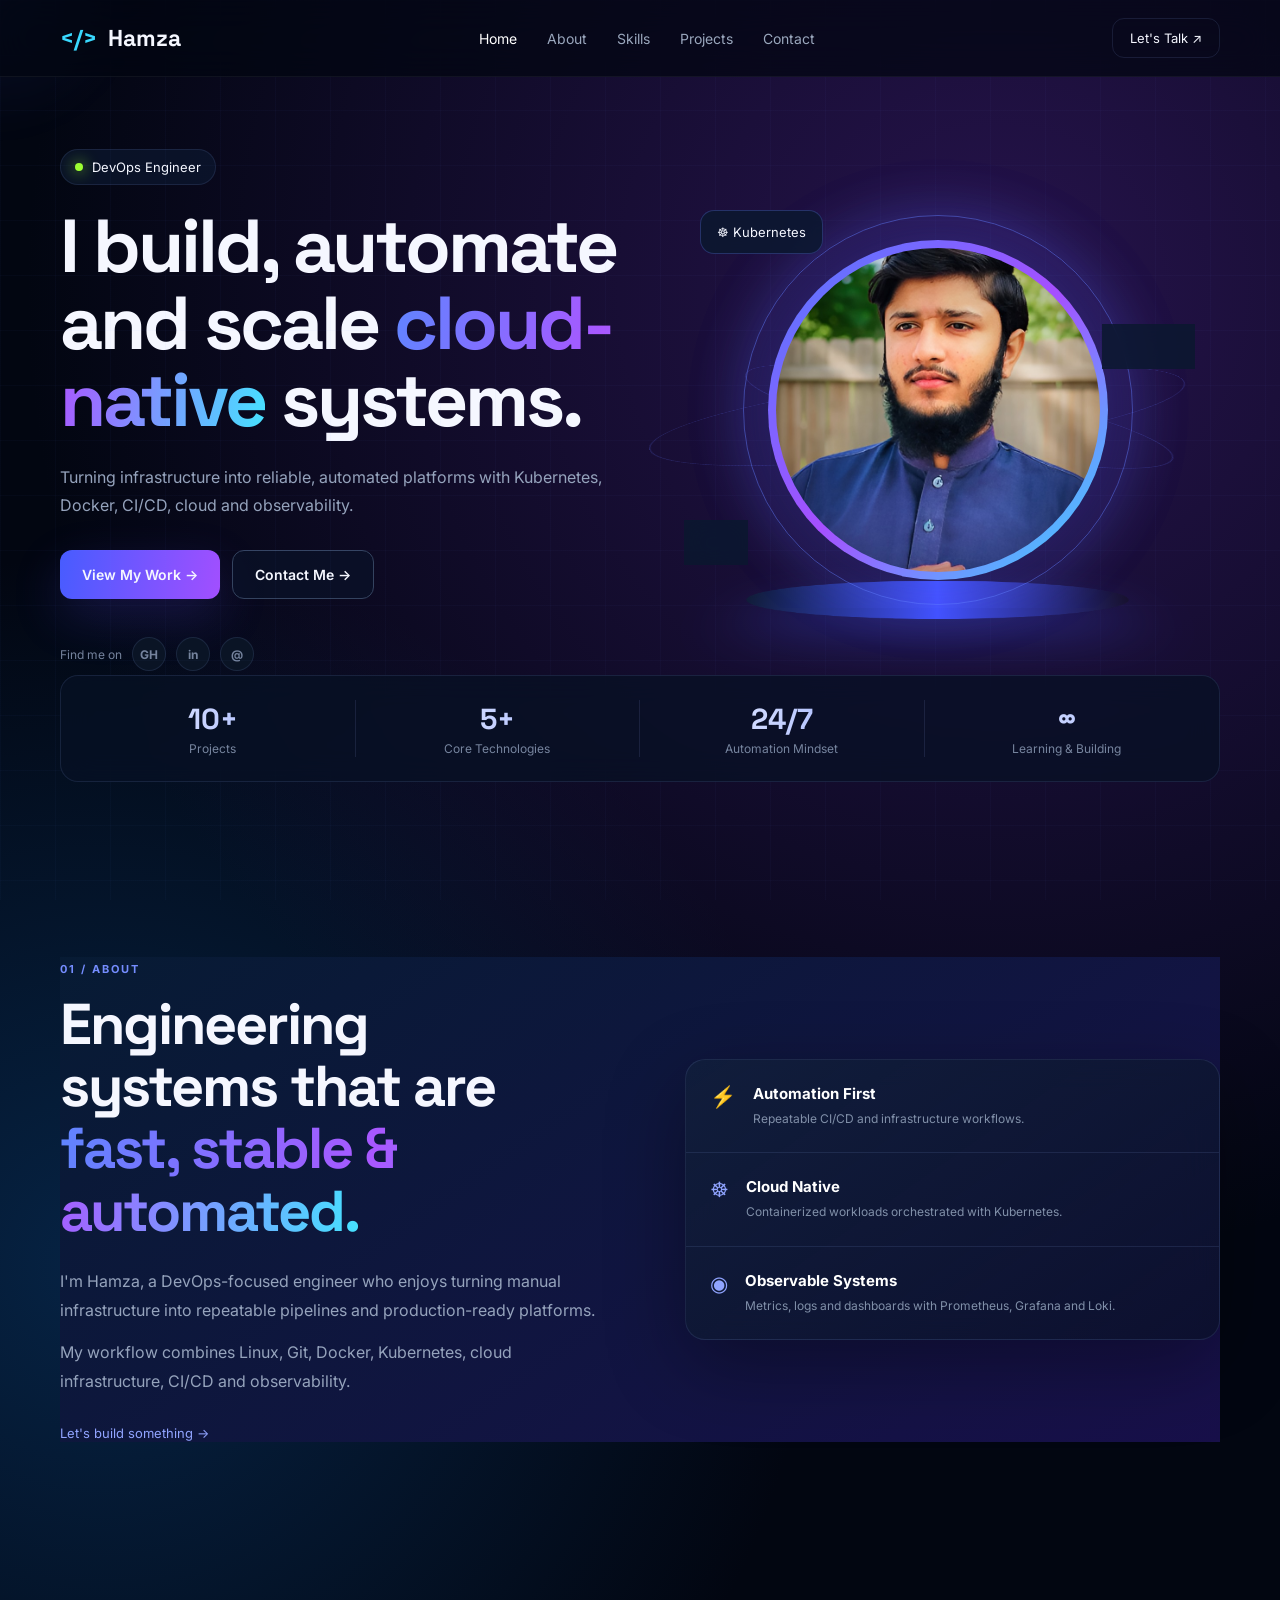
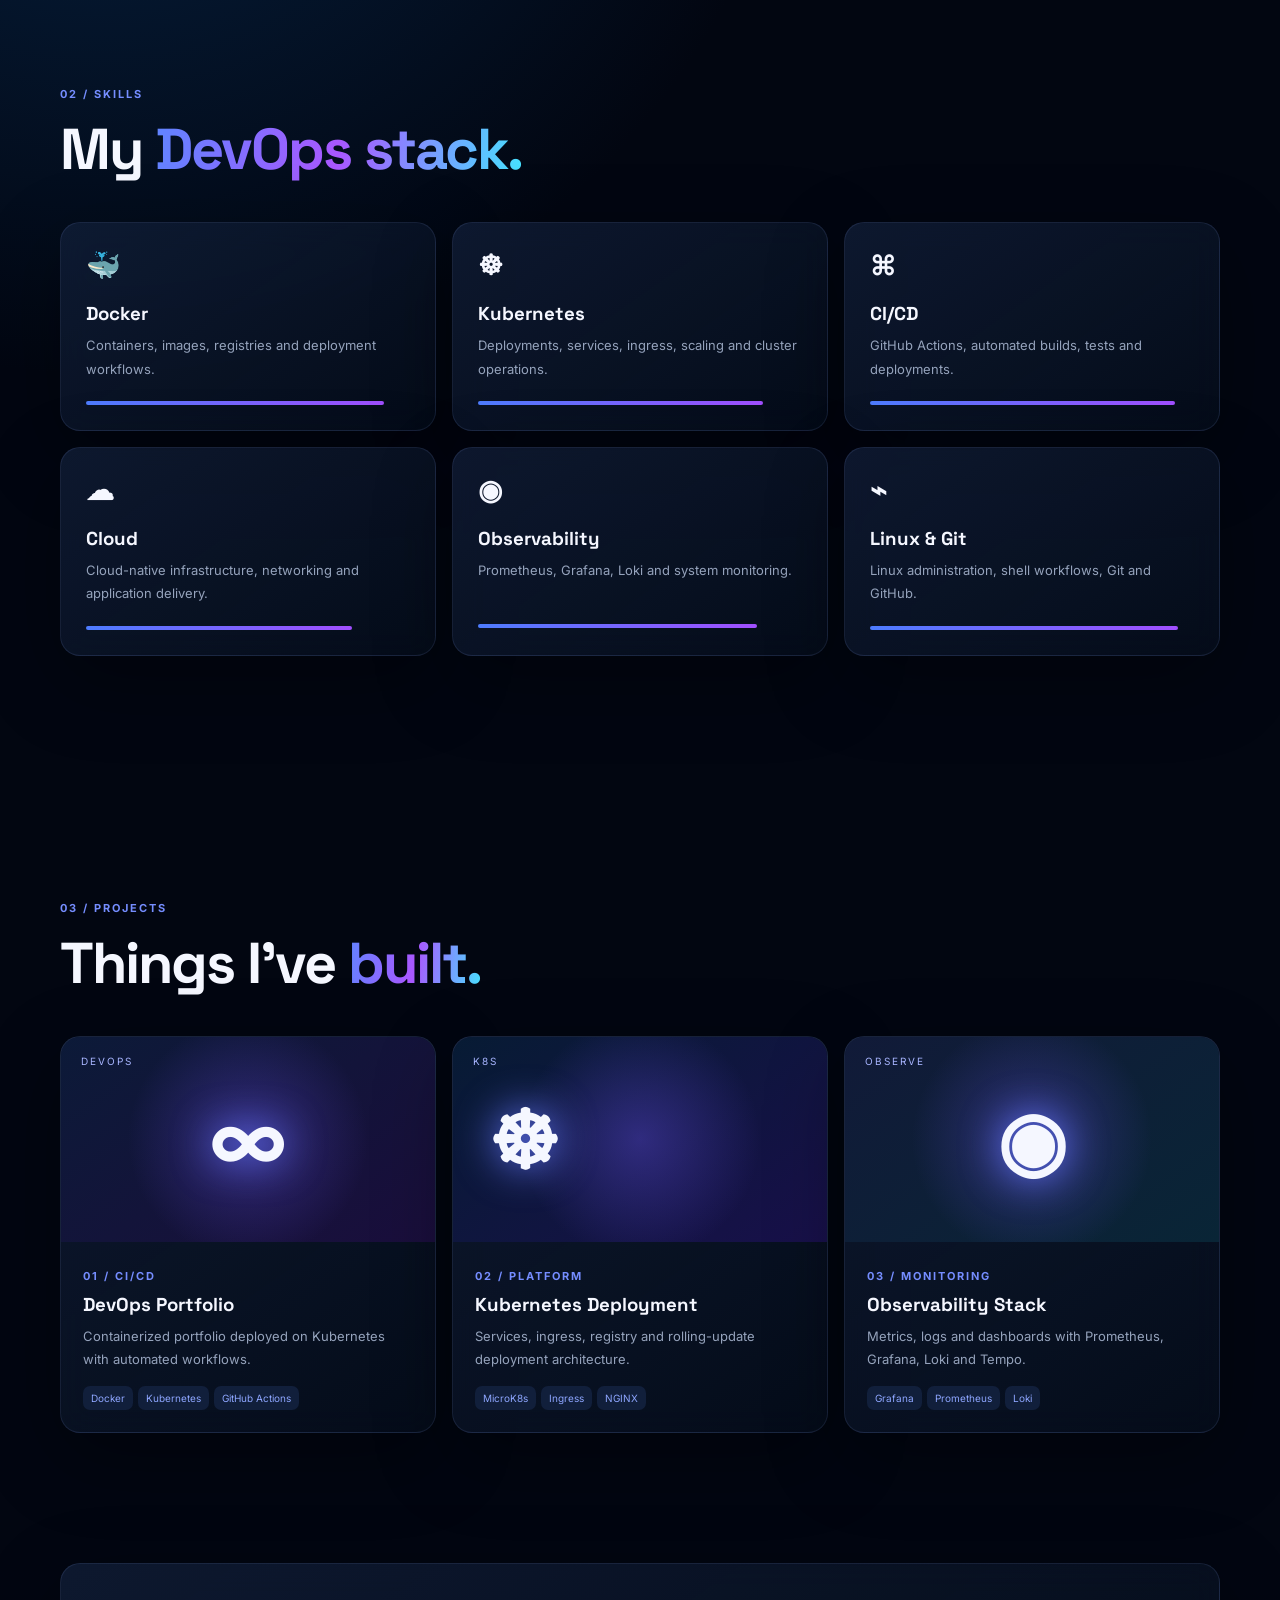
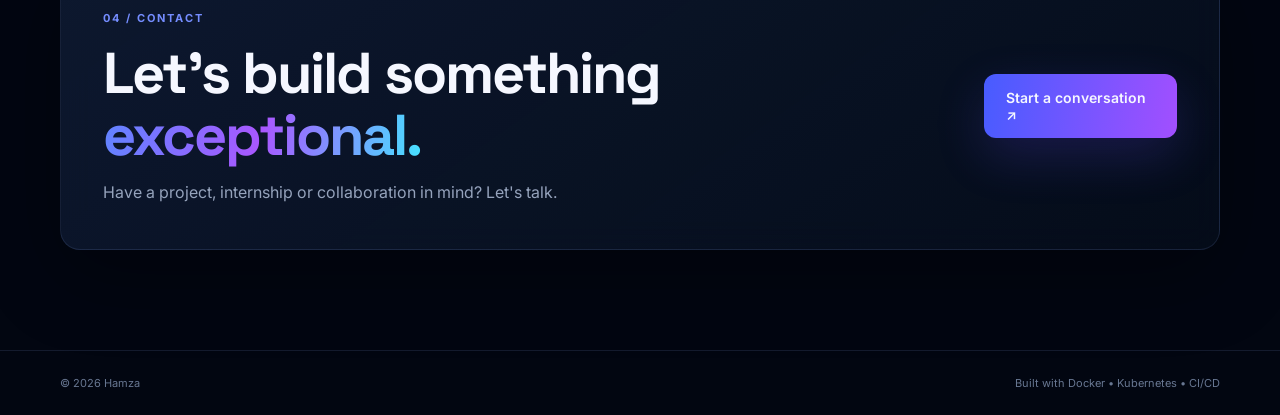
<file: index.html>
<!doctype html><html lang="en"><head><meta charset="utf-8"><meta name="viewport" content="width=device-width,initial-scale=1"><meta name="description" content="Hamza — DevOps Engineer portfolio"><title>Hamza | DevOps Engineer</title><link rel="preconnect" href="https://fonts.googleapis.com"><link rel="preconnect" href="https://fonts.gstatic.com" crossorigin><link href="https://fonts.googleapis.com/css2?family=Inter:wght@400;500;600;700;800&family=Space+Grotesk:wght@500;600;700&display=swap" rel="stylesheet"><link rel="stylesheet" href="style.css"></head><body><div class="cursor-glow"></div><header><nav class="nav"><a class="brand" href="#home"><b>&lt;/&gt;</b> Hamza</a><button id="menu">☰</button><div id="links"><a class="active" href="#home">Home</a><a href="#about">About</a><a href="#skills">Skills</a><a href="#projects">Projects</a><a href="#contact">Contact</a></div><a class="navbtn" href="#contact">Let's Talk ↗</a></nav></header><main><section id="home" class="hero"><div class="wrap hero-grid"><div class="reveal"><span class="pill"><i></i> DevOps Engineer</span><h1>I build, automate<br>and scale <em>cloud-native</em> systems.</h1><p>Turning infrastructure into reliable, automated platforms with Kubernetes, Docker, CI/CD, cloud and observability.</p><div class="actions"><a class="btn primary" href="#projects">View My Work →</a><a class="btn" href="#contact">Contact Me →</a></div><div class="social"><span>Find me on</span><a href="#">GH</a><a href="#">in</a><a href="#">@</a></div></div><div class="visual reveal" id="visual"><div class="orbit a"></div><div class="orbit b"></div><span class="chip k">☸ Kubernetes</span><span class="chip d">◈ Docker</span><span class="chip w">AWS</span><div class="platform"><div class="ring"></div><div class="portrait"><img src="public/profile.jpg" alt="Hamza"></div><div class="base"></div></div></div></div><div class="wrap stats reveal"><div><b>10+</b><span>Projects</span></div><div><b>5+</b><span>Core Technologies</span></div><div><b>24/7</b><span>Automation Mindset</span></div><div><b>∞</b><span>Learning & Building</span></div></div></section><section id="about" class="section"><div class="wrap two"><div class="reveal"><small>01 / ABOUT</small><h2>Engineering systems that are <em>fast, stable & automated.</em></h2><p>I'm Hamza, a DevOps-focused engineer who enjoys turning manual infrastructure into repeatable pipelines and production-ready platforms.</p><p>My workflow combines Linux, Git, Docker, Kubernetes, cloud infrastructure, CI/CD and observability.</p><a class="link" href="#contact">Let's build something →</a></div><div class="glass reveal"><article>⚡<div><b>Automation First</b><span>Repeatable CI/CD and infrastructure workflows.</span></div></article><article>☸<div><b>Cloud Native</b><span>Containerized workloads orchestrated with Kubernetes.</span></div></article><article>◉<div><b>Observable Systems</b><span>Metrics, logs and dashboards with Prometheus, Grafana and Loki.</span></div></article></div></div></section><section id="skills" class="section"><div class="wrap"><small>02 / SKILLS</small><h2 class="reveal">My <em>DevOps stack.</em></h2><div class="grid skills"><article class="glass reveal"><strong>🐳</strong><h3>Docker</h3><p>Containers, images, registries and deployment workflows.</p><i style="width:92%"></i></article><article class="glass reveal"><strong>☸</strong><h3>Kubernetes</h3><p>Deployments, services, ingress, scaling and cluster operations.</p><i style="width:88%"></i></article><article class="glass reveal"><strong>⌘</strong><h3>CI/CD</h3><p>GitHub Actions, automated builds, tests and deployments.</p><i style="width:94%"></i></article><article class="glass reveal"><strong>☁</strong><h3>Cloud</h3><p>Cloud-native infrastructure, networking and application delivery.</p><i style="width:82%"></i></article><article class="glass reveal"><strong>◉</strong><h3>Observability</h3><p>Prometheus, Grafana, Loki and system monitoring.</p><i style="width:86%"></i></article><article class="glass reveal"><strong>⌁</strong><h3>Linux & Git</h3><p>Linux administration, shell workflows, Git and GitHub.</p><i style="width:95%"></i></article></div></div></section><section id="projects" class="section"><div class="wrap"><small>03 / PROJECTS</small><h2 class="reveal">Things I've <em>built.</em></h2><div class="grid projects"><article class="glass reveal"><div class="art one"><span>DEVOPS</span><b>∞</b></div><div class="body"><small>01 / CI/CD</small><h3>DevOps Portfolio</h3><p>Containerized portfolio deployed on Kubernetes with automated workflows.</p><label>Docker</label><label>Kubernetes</label><label>GitHub Actions</label></div></article><article class="glass reveal"><div class="art two"><span>K8S</span><b>☸</b></div><div class="body"><small>02 / PLATFORM</small><h3>Kubernetes Deployment</h3><p>Services, ingress, registry and rolling-update deployment architecture.</p><label>MicroK8s</label><label>Ingress</label><label>NGINX</label></div></article><article class="glass reveal"><div class="art three"><span>OBSERVE</span><b>◉</b></div><div class="body"><small>03 / MONITORING</small><h3>Observability Stack</h3><p>Metrics, logs and dashboards with Prometheus, Grafana, Loki and Tempo.</p><label>Grafana</label><label>Prometheus</label><label>Loki</label></div></article></div></div></section><section id="contact" class="section contact"><div class="wrap glass contactbox reveal"><div><small>04 / CONTACT</small><h2>Let's build something <em>exceptional.</em></h2><p>Have a project, internship or collaboration in mind? Let's talk.</p></div><a class="btn primary" href="mailto:your-email@example.com">Start a conversation ↗</a></div></section></main><footer><div class="wrap"><span>© 2026 Hamza</span><span>Built with Docker • Kubernetes • CI/CD</span></div></footer><script src="script.js"></script></body></html>
</file>
<file: style.css>
:root{--bg:#020611;--card:#0a1426b8;--line:#6e83bd2b;--text:#f5f7ff;--muted:#95a3bc;--blue:#4d7cff;--purple:#a14fff;--cyan:#39d9ff}*{box-sizing:border-box;margin:0;padding:0}html{scroll-behavior:smooth}body{font-family:Inter,sans-serif;color:var(--text);background:radial-gradient(circle at 78% 8%,#26134c 0,transparent 28%),radial-gradient(circle at 8% 35%,#062344 0,transparent 27%),var(--bg);overflow-x:hidden}body:before{content:"";position:fixed;inset:0;background-image:linear-gradient(#7898ff08 1px,transparent 1px),linear-gradient(90deg,#7898ff08 1px,transparent 1px);background-size:55px 55px;pointer-events:none}a{color:inherit;text-decoration:none}.wrap{width:min(1160px,calc(100% - 40px));margin:auto}header{position:fixed;z-index:20;top:0;left:0;right:0;background:#020611b8;backdrop-filter:blur(18px);border-bottom:1px solid #ffffff0d}.nav{height:76px;width:min(1160px,calc(100% - 40px));margin:auto;display:flex;align-items:center;justify-content:space-between}.brand{font:700 23px 'Space Grotesk';display:flex;gap:11px;align-items:center}.brand b{color:var(--cyan)}#links{display:flex;gap:30px}#links a{color:#9aa7bd;font-size:14px}#links a:hover,#links a.active{color:#fff}.navbtn{padding:11px 17px;border:1px solid var(--line);border-radius:12px;font-size:13px}#menu{display:none;background:none;border:0;color:white;font-size:25px}.hero{padding:145px 0 55px;min-height:790px}.hero-grid{display:grid;grid-template-columns:1fr 1fr;align-items:center;gap:30px}.pill{display:inline-flex;gap:9px;align-items:center;border:1px solid var(--line);background:#0d1830aa;padding:9px 14px;border-radius:30px;font-size:13px}.pill i{width:8px;height:8px;background:#9cff31;border-radius:50%;box-shadow:0 0 15px #9cff31}h1,h2,h3{font-family:'Space Grotesk'}h1{font-size:clamp(45px,6vw,75px);line-height:1.03;letter-spacing:-3px;margin:23px 0}em{font-style:normal;background:linear-gradient(100deg,#5f85ff,#a957ff,#45e3ff);background-clip:text;-webkit-background-clip:text;color:transparent}p{color:var(--muted);line-height:1.8}.hero p{max-width:600px}.actions{display:flex;gap:12px;margin-top:30px}.btn{display:inline-flex;align-items:center;justify-content:center;padding:15px 22px;border-radius:12px;border:1px solid #34435f;background:#091329aa;font-size:14px;font-weight:600;transition:.3s}.btn:hover{transform:translateY(-3px);border-color:#6b7eff}.btn.primary{border:0;background:linear-gradient(100deg,#475cff,#a24fff);box-shadow:0 18px 50px #664cff33}.social{display:flex;align-items:center;gap:10px;margin-top:38px;color:#75839d;font-size:12px}.social a{display:grid;place-items:center;width:34px;height:34px;border-radius:50%;border:1px solid var(--line);background:#0a1425;font-weight:700}.visual{height:530px;display:grid;place-items:center;position:relative;perspective:1000px}.platform{width:430px;height:430px;position:relative;transform-style:preserve-3d;animation:float 5s ease-in-out infinite}.portrait{position:absolute;z-index:3;inset:45px;border-radius:50%;padding:8px;background:linear-gradient(135deg,#4e7dff,#a64fff,#35dcff);box-shadow:0 0 80px #5366ff55}.portrait img{width:100%;height:100%;object-fit:cover;border-radius:50%;display:block}.ring{position:absolute;inset:20px;border-radius:50%;border:1px solid #657fff80;box-shadow:0 0 60px #5e67ff33,inset 0 0 50px #744fff1f}.base{position:absolute;bottom:18px;left:5%;width:90%;height:65px;border-radius:50%;background:linear-gradient(90deg,#101c38,#4252ff,#17112e);transform:rotateX(65deg) translateZ(-30px);box-shadow:0 30px 70px #4355ff55}.orbit{position:absolute;border:1px solid #6276ff40;border-radius:50%;transform:rotateX(68deg) rotateZ(-20deg)}.orbit.a{width:560px;height:190px}.orbit.b{width:480px;height:150px;transform:rotateX(68deg) rotateZ(30deg)}.chip{position:absolute;z-index:5;padding:13px 16px;border-radius:14px;background:#0b1830d9;border:1px solid #6a7eff45;backdrop-filter:blur(12px);font-size:13px;animation:float 4s ease-in-out infinite}.chip.k{top:65px;left:45px}.chip.d{top:180px;right:25px;animation-delay:.7s}.chip.w{bottom:110px;left:30px;animation-delay:1.3s}.stats{display:grid;grid-template-columns:repeat(4,1fr);border:1px solid var(--line);background:#071125b8;backdrop-filter:blur(15px);border-radius:18px;padding:24px 10px}.stats div{text-align:center;border-right:1px solid var(--line)}.stats div:last-child{border:0}.stats b{display:block;font:700 29px 'Space Grotesk';background:linear-gradient(90deg,#fff,#89a1ff);background-clip:text;-webkit-background-clip:text;color:transparent}.stats span{font-size:12px;color:#77859f}.section{padding:120px 0}.section> .wrap>small,.section small{color:#758dff;letter-spacing:2px;font-weight:700;font-size:11px}.two{display:grid;grid-template-columns:1fr 1fr;gap:90px;align-items:center}.section h2{font-size:clamp(36px,4.5vw,58px);line-height:1.08;letter-spacing:-2px;margin:16px 0 25px}.two p{margin-bottom:14px}.link{display:inline-block;color:#91a4ff;margin-top:15px;font-size:13px}.glass{background:linear-gradient(145deg,#12203bb8,#07101f99);border:1px solid var(--line);backdrop-filter:blur(16px);box-shadow:0 25px 80px #00000055;border-radius:20px}.glass article{display:flex;gap:17px;padding:24px;border-bottom:1px solid var(--line);font-size:21px;color:#90a4ff}.glass article:last-child{border:0}.glass article b{display:block;color:white;font-size:15px;margin-bottom:6px}.glass article span{display:block;color:#8190a9;font-size:12px;line-height:1.6}.grid{display:grid;gap:16px;margin-top:42px}.skills{grid-template-columns:repeat(3,1fr)}.skills .glass{padding:25px;transition:.35s}.skills .glass:hover,.projects article:hover{transform:translateY(-7px);border-color:#6479ff66}.skills strong{font-size:28px}.skills h3{margin:20px 0 9px}.skills p{font-size:13px;min-height:45px}.skills i{display:block;height:4px;background:linear-gradient(90deg,var(--blue),var(--purple));border-radius:9px;margin-top:20px}.projects{grid-template-columns:repeat(3,1fr)}.projects article{overflow:hidden;transition:.35s}.art{height:205px;display:grid;place-items:center;position:relative;overflow:hidden}.art:before{content:"";position:absolute;width:250px;height:250px;border-radius:50%;background:radial-gradient(circle,#7157ff55,transparent 68%)}.art span{position:absolute;top:18px;left:20px;color:#a8b5ff;font-size:10px;letter-spacing:2px}.art b{font-size:80px;z-index:1;text-shadow:0 0 40px #6578ff}.one{background:linear-gradient(145deg,#0c1a38,#1a0e3c)}.twoo,.two{background:linear-gradient(145deg,#071b34,#18104a)}.three{background:linear-gradient(145deg,#111a38,#092536)}.body{padding:22px}.body h3{margin:9px 0}.body p{font-size:13px}.body label{display:inline-block;background:#111f3b;color:#8ea6ff;padding:6px 8px;border-radius:7px;font-size:10px;margin:14px 5px 0 0}.contact{padding-top:10px;padding-bottom:100px}.contactbox{padding:42px;display:flex;justify-content:space-between;align-items:center;gap:30px}.contactbox h2{margin-bottom:12px}footer{border-top:1px solid var(--line);padding:25px 0;color:#687792;font-size:11px}footer .wrap{display:flex;justify-content:space-between}.cursor-glow{position:fixed;z-index:0;pointer-events:none;width:280px;height:280px;border-radius:50%;background:radial-gradient(circle,#5963ff18,transparent 70%);transform:translate(-50%,-50%);filter:blur(10px)}.reveal{opacity:0;transform:translateY(30px);transition:.8s ease}.reveal.visible{opacity:1;transform:none}@keyframes float{0%,100%{transform:translateY(0)}50%{transform:translateY(-12px)}}
@media(max-width:850px){#links{display:none;position:absolute;top:76px;left:20px;right:20px;padding:18px;flex-direction:column;background:#07101ff2;border:1px solid var(--line);border-radius:15px}.nav.open #links{display:flex}#menu{display:block}.navbtn{display:none}.hero-grid,.two{grid-template-columns:1fr}.visual{height:460px}.stats{grid-template-columns:repeat(2,1fr);gap:15px}.stats div{border:0;padding:10px}.skills,.projects{grid-template-columns:1fr 1fr}.contactbox{flex-direction:column;align-items:flex-start}}
@media(max-width:560px){.wrap,.nav{width:calc(100% - 28px)}h1{font-size:44px}.visual{height:390px}.platform{width:290px;height:290px}.portrait{inset:29px}.orbit.a{width:350px}.orbit.b{width:300px}.chip.k{left:0}.chip.d{right:0}.chip.w{left:0;bottom:45px}.skills,.projects,.stats{grid-template-columns:1fr}.stats div{border-bottom:1px solid var(--line)}footer .wrap{flex-direction:column;gap:8px}.section{padding:85px 0}.contactbox{padding:28px}}
</file>
